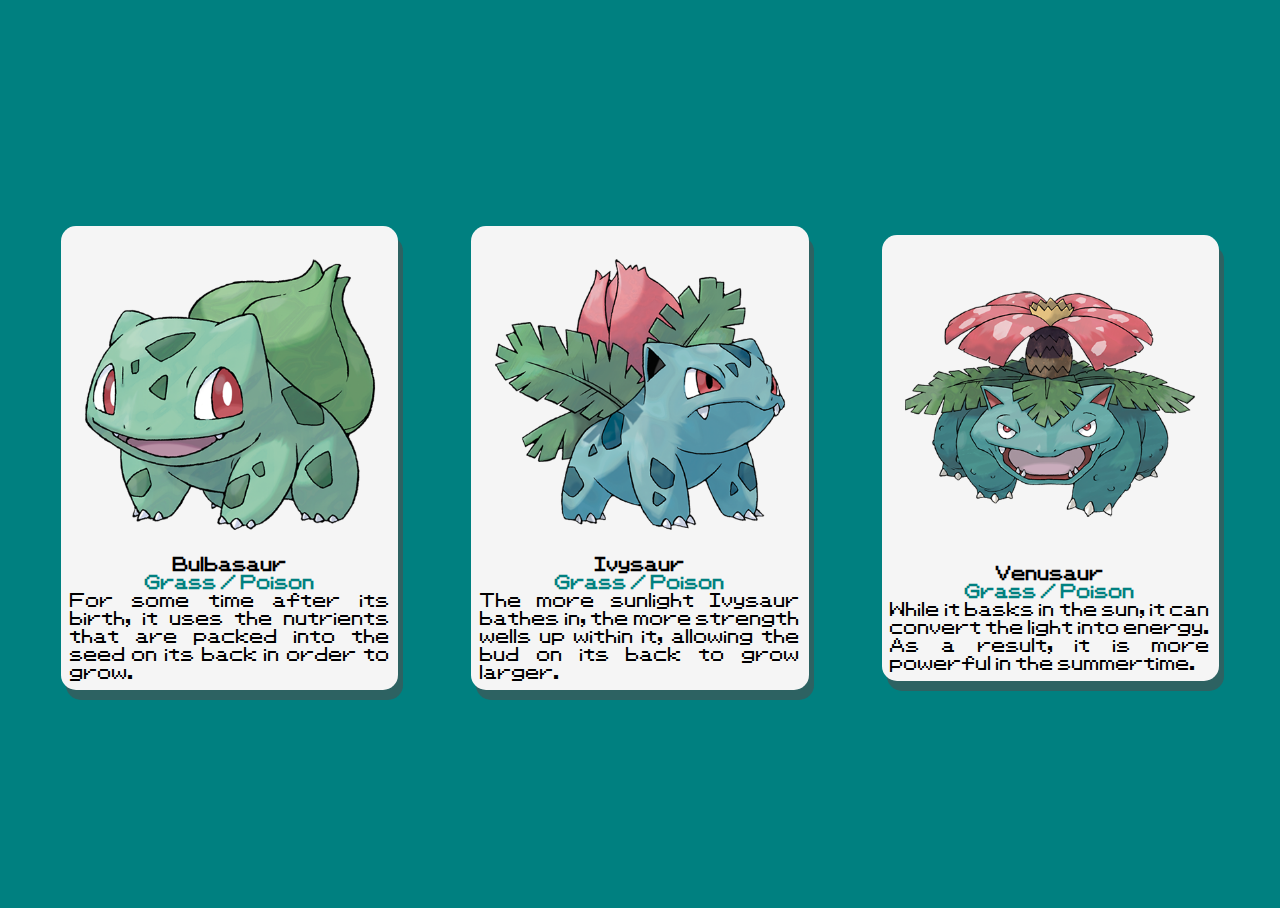
<file: cards-responsivos/index.html>
<!DOCTYPE html>
<html>
    <head>
        <link rel="stylesheet" href="./index.css" type="text/css">
    </head>
    <body>
        <div class="cardwrapper">
            <div class="card">
                <img id="img1" src="./bulbasaur.png">
                <div class="cardname">
                    <span class="text">Bulbasaur</span> <br>
                    <span class="text" id="typetext">Grass / Poison</span>
                </div>
                <div class="textwrapper">
                    <span id="text1">  For some time after its birth, it uses the nutrients that are packed into the seed on its back in order to grow. </span>
                </div>
            </div>
            <div class="card">
                <img id="img2" src="./ivysaur.png">
                <div class="cardname">
                    <span class="text">Ivysaur</span> <br>
                    <span class="text" id="typetext">Grass / Poison</span>
                </div>
                <div class="textwrapper">
                    <span id="text2">  The more sunlight Ivysaur bathes in, the more strength wells up within it, allowing the bud on its back to grow larger. </span>
                </div>
            </div>
            <div class="card">
                <img id="img3" src="./venusaur.png">
                <div class="cardname">
                    <span class="text">Venusaur</span> <br>
                    <span class="text" id="typetext">Grass / Poison</span>
                </div>
                <div class="textwrapper">
                    <span id="text3"> While it basks in the sun, it can convert the light into energy. As a result, it is more powerful in the summertime. </span>
                </div>
            </div>
        </div>
    </body>
</html>
</file>
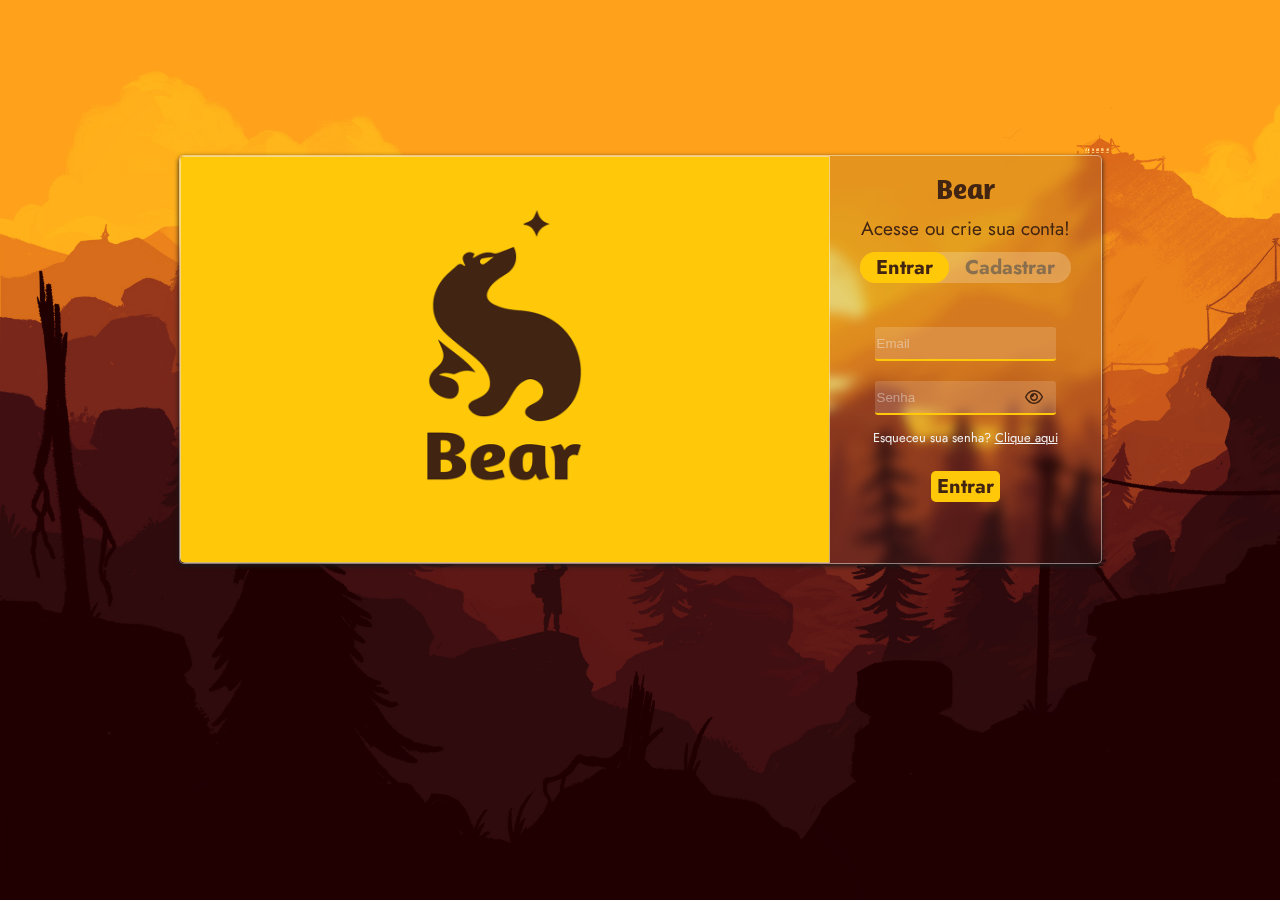
<file: login-form/index.html>
<!DOCTYPE html>
<html lang="en">
<head>
    <meta charset="UTF-8">
    <meta name="viewport" content="width=device-width, initial-scale=1.0">
    <link rel="stylesheet" href="./style/index.css" type="text/css">
    <title>Document</title>
</head>
<body>
    <main>
        <section class="main-container">
            <img src="./resources/bear-logo.png" id="form-image">
            <div class="box-container">
                <div class="box-header-container">
                    <span class="text-type-1" id="form-text-2">Bear</span>
                    <span class="text-type-2">Acesse ou crie sua conta!</span>

                    <div class="buttons-container" onclick="transitionForm()">
                        <button id="btn-open" class="button rounded yellow"><span>Entrar</span></button>
                        <button id="btn-register" class="button rounded transparent"><span>Cadastrar</span></button>
                    </div>
                </div>
                <div class="input-container">
                    <form id="form-login">
                        <input type="email" id="email" name="email" placeholder="Email" required><br>
                        <div id="password-input">
                            <div class="icons">
                                <i class='far fa-eye' onclick="changeVisibility(this)"></i>
                            </div>
                            <input type="password" id="password" name="password" placeholder="Senha" required class="pass"><br>
                        </div>
                        
                        <span>Esqueceu sua senha? <u>Clique aqui</u> </span><br><br>
                        <button type="submit" class="button yellow">Entrar</button>
                    </form>
                    <form id="form-register" class="hidden">
                        <input type="text" id="name" name="name" placeholder="Nome" required><br>
                        <input type="email" id="email" name="email" placeholder="Email" required><br>
                        <div class="password-input">
                            <div class="icons">
                                <i class='far fa-eye' onclick="changeVisibility(this)"></i>
                            </div>
                            <input type="password" id="password" name="password" placeholder="Senha" required class="pass"><br>
                        </div>
                        <div class="password-input">
                            <div class="icons">
                                <i class='far fa-eye' onclick="changeVisibility(this)"></i>
                            </div>
                            <input type="password" id="password" name="password" placeholder="Confirme sua senha" required class="pass"><br>
                        </div>
                        <button type="submit" class="button yellow">Cadastrar</button>
                    </form>
                </div>
            </section>
        </section>
    </main>

    <script src="./scripts/password_visibility.js"></script>
    <script src="./scripts/transition.js"></script>
</body>
</html>
</file>
<file: cards-responsivos/index.css>
@font-face {
    font-family: PKMN;
    src: url(./PKMN\ RBYGSC.ttf);
}

html, body {
    background-color: teal;
    height: 100%;
    font-family: PKMN;
}

.text {
    font-weight: bold;
}

#typetext {
    color: teal;
}

.cardname {
    text-align: center;
}

.card {
    background-color: whitesmoke;
    transition: transform .5s;
    display: flex;
    flex-wrap: wrap;
    width: 320px;
    padding: 0.7%;
    border-radius: 15px;
    box-shadow: 5px 10px rgba(77, 77, 77, 0.589) ;
    justify-content: center;
    margin: 20px;
}

.card:hover {
    transform: scale(1.17);
}

.cardwrapper {
    display: flex;
    justify-content: space-evenly;
    flex-direction: row;
    flex-wrap: wrap;
    align-items: center;
    height: 100%;
}

.textwrapper {
    text-align: justify;
}

img {
    width: 320px;
    height: 320px;
}

@media(max-width: 768px){
    #img2 {
        content: url(./ditto.png);
    }
}

@media(max-width: 628px){
    #img3 {
        content: url(./zorua.png);
    }
}
</file>
<file: login-form/style/index.css>
@import url('https://fonts.googleapis.com/css2?family=Jost:ital,wght@0,100..900;1,100..900&display=swap');
@import url("https://cdnjs.cloudflare.com/ajax/libs/font-awesome/6.6.0/css/all.min.css");

@font-face {
    font-family: 'Ayita Black';
    src: url(../resources/Ayita\ W03\ Black.ttf);
}

:root {
    --yellow: 255,200,8;
    --brown: 65,36,18;
    --white: 244, 244, 244;
}


* {
    margin: 0;
}

body {
    font-family: Jost;
    color : rgb(var(--brown));
    background-image: url('../resources/mountains-yellow.jpg');
    background-repeat: no-repeat;
    background-size: cover;
    min-height: 100vh;
    display: flex;
    align-items: center;
    justify-content: center;
}

label {
    color: whitesmoke;
}

main {
    height: 100%;
}

.hidden {
    display: none;
}

.main-container {
    background-color: rgba(57, 58, 56, 0.13) ;
    backdrop-filter: blur(6px);
    display: flex;
    justify-content: center;
    align-items: center;
    margin-bottom: 25%;
    margin-top: 50px;
    border-radius: 5px;
    border: 1px rgba(255, 255, 255, 0.452) solid;
    box-shadow: 0px 2px 5px #1a1919;
}

.box-container {
    margin-left: 35px;
    margin-right: 35px;
    display: flex;
    flex-direction: column;
    text-align: center;
    height: fit-content;
    align-items: center;
}

.input-container {
    margin-top: 20px;
    position: relative;
    top: 40px;
}

.box-header-container {
    display: flex;
    flex-direction: column;
    position: fixed;
    top: 7px;
}

.text-type-1 {
    font-family: 'Ayita Black';
    font-size: 1.7em;
    font-weight:bold;
    margin-top: 10px;
    margin-bottom: 10px;
}

.text-type-2 {
    font-size: 1.2em;
    margin-bottom: 10px;
}

#form-image {
    width: 650px;
    height: auto;
    border-radius: 5px 0px 0px 5px;
}

.button {
    font-family: Jost;
    font-size: 20px;
    font-weight: bold;
    border: none;
    border-radius: 5px;
    cursor: pointer;
}

.yellow {
    background-color: rgb(var(--yellow));
    color: rgba(65,36,18,255);
}

.yellow:hover {
    transition: 0.2s ease-in;
    background-color: rgb(182, 134, 13);
}

.transparent {
    background-color: transparent;
    color: rgba(78, 78, 78, 0.603);
}

.button span{
    padding: 10px;
    text-align: center;
}

.transparent:hover {
    transition: 0.2s ease-in;
    background-color:   rgba(92, 92, 92, 0.212);
}

.rounded {
    border-radius: 35px;
}

.buttons-container {
    cursor: pointer;
    background-color:  rgba(255, 255, 255, 0.219);
    display: flex;
    justify-content: space-between;
    width: 100%;
    border-radius: 35px;
}

input {
    border:none;
    border-bottom: 2px solid rgb(var(--yellow));
    border-radius: 3px;
    background-color: rgba(255, 255, 255, 0.151);
    margin: 10px;
    height: 30px;
    color: rgb(var(--white));
}

input:focus {
    outline: none;
}

input::placeholder {
    color: #f4f4f46b;
    opacity: 1; /* Firefox */
}

.icons {
    color: rgb(var(--brown));
}

.icons {
    position: absolute;
}

.icons i {
    top: 15px;
    left: 160px;
    position: relative;
    z-index: 10;
    cursor: pointer;
}

#form-login span {
    font-size: 0.8em;
    color: rgb(var(--white));
}

#form-login span u{
    cursor: pointer;
}

#form-login span u:hover{
    background-color: rgba(var(--yellow), 0.7);
    color: rgb(var(--brown));
}

@media (max-width: 768px) {
    #form-image {
        display: none;
    }

    .box-container {
        
        padding-bottom: 20px;
    }

    .input-container, .box-header-container {
        position: static;
    }

    @media (orientation: landscape) {
        .container {
            margin: 0px;
        }
    }
}
</file>
